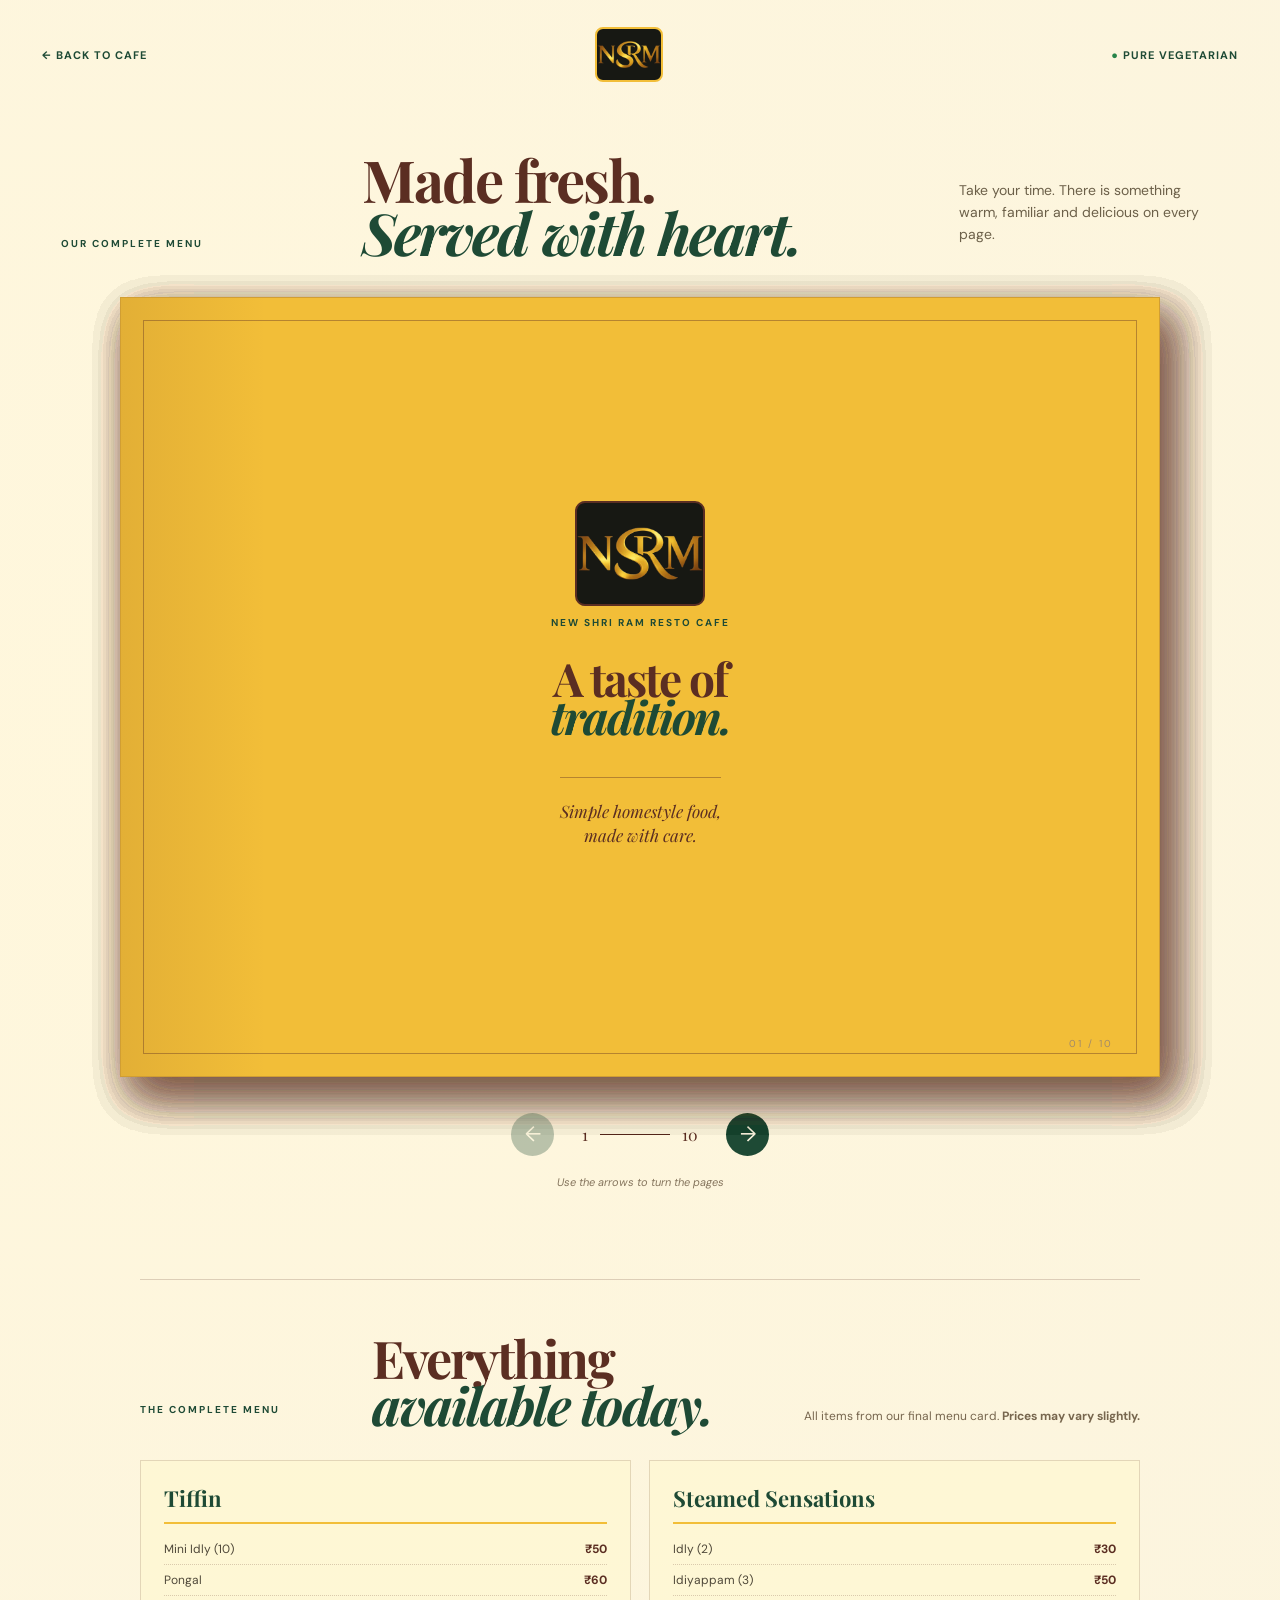
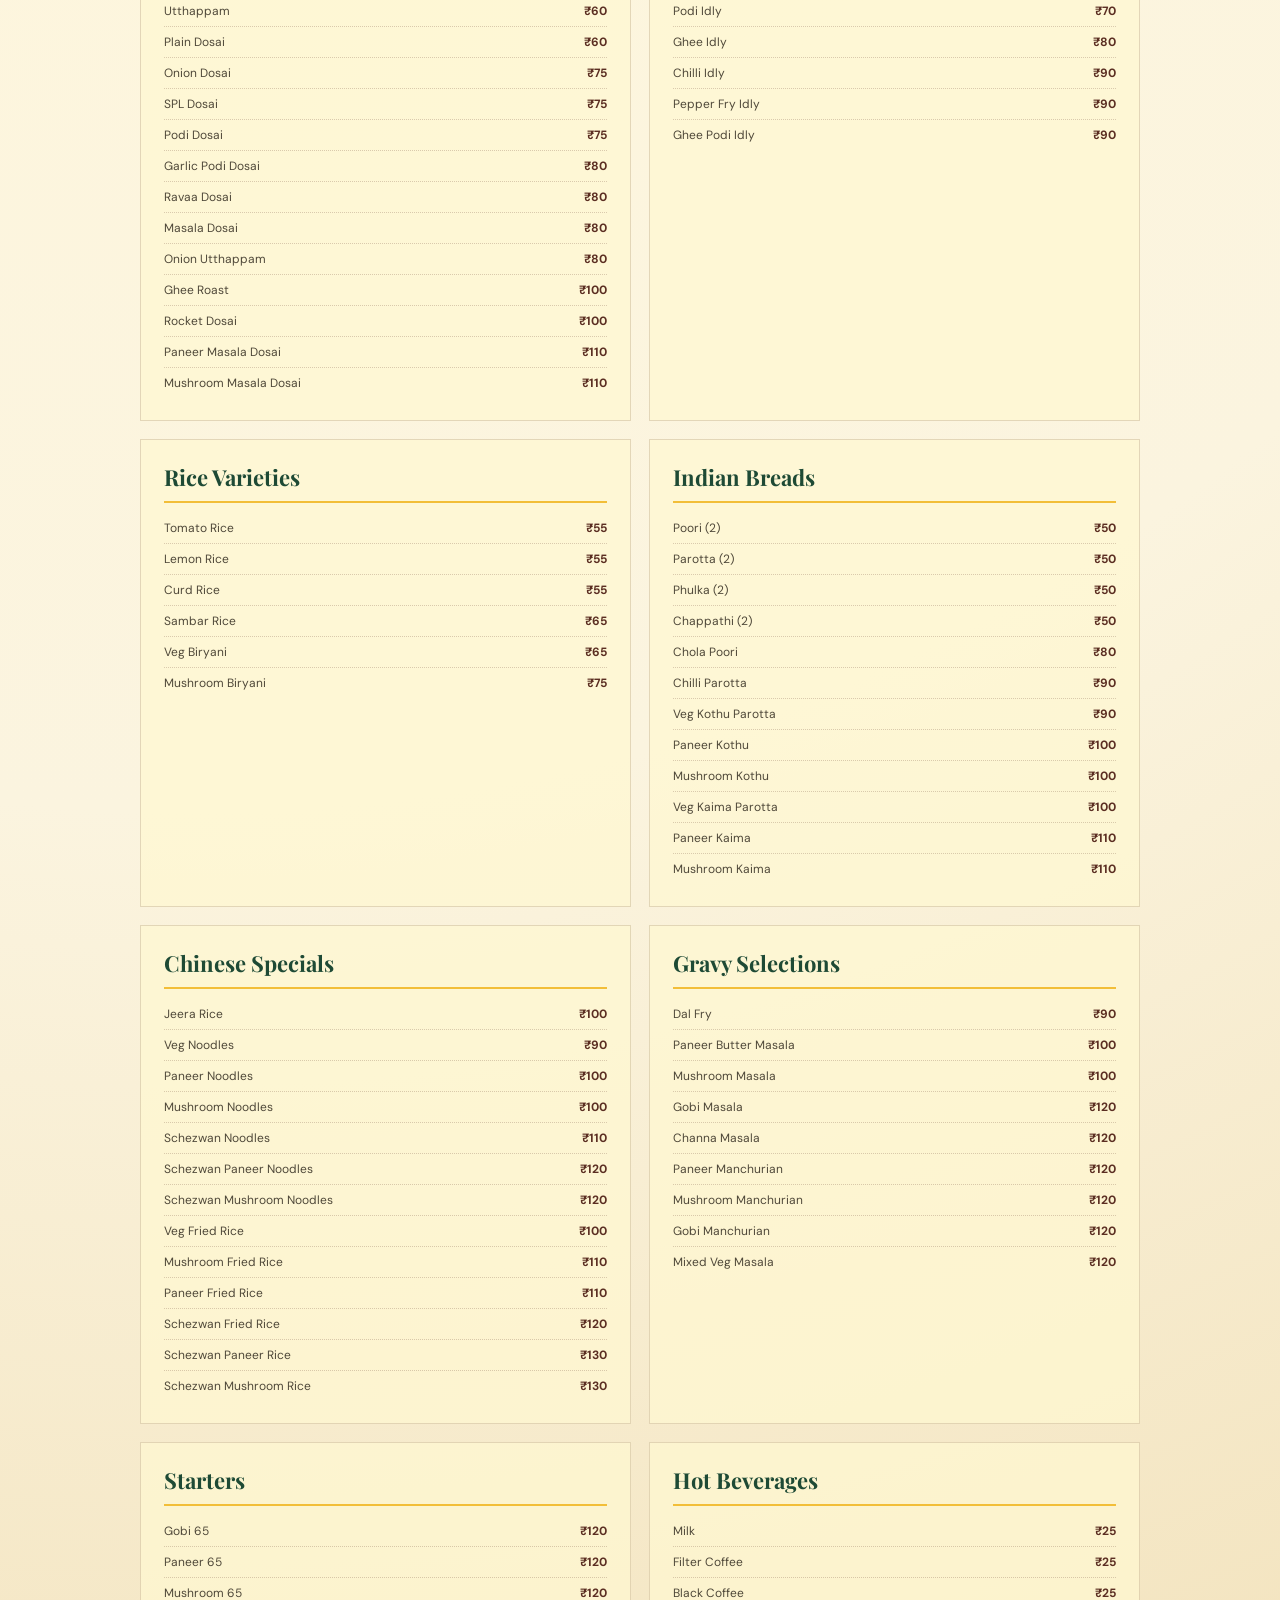
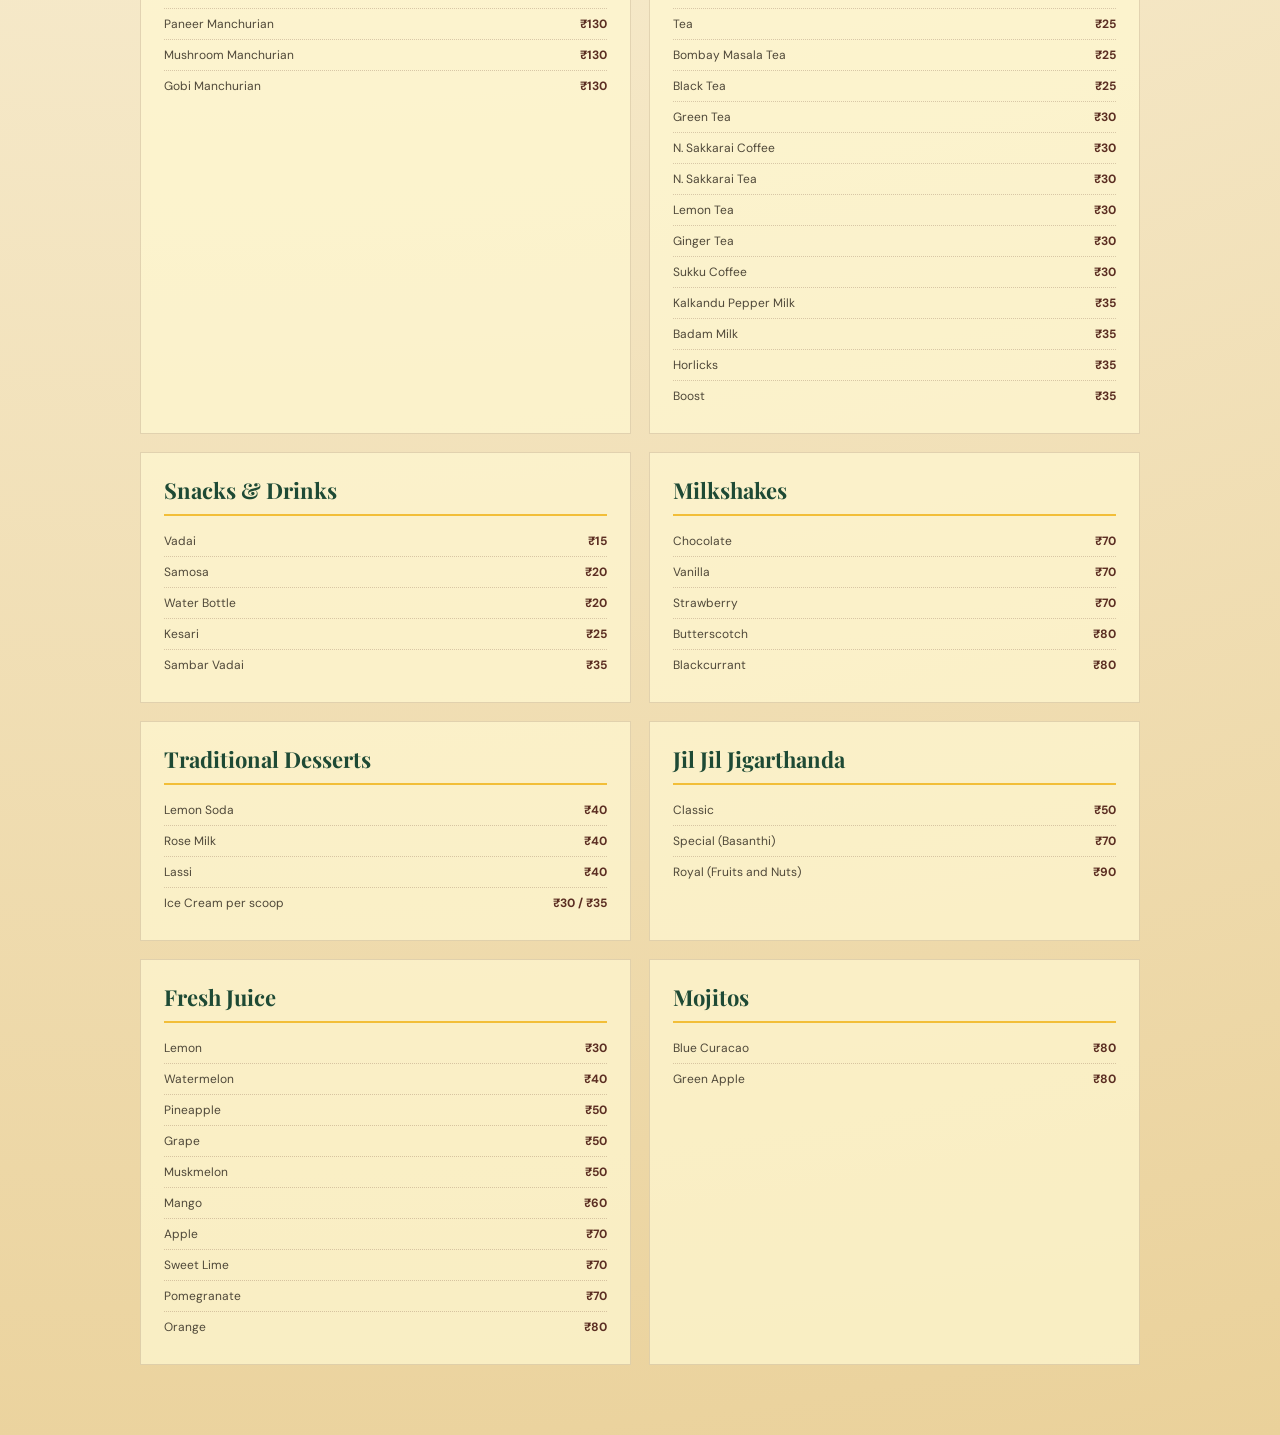
<file: menu.html>
<!doctype html>
<html lang="en">

<head>
    <meta charset="utf-8">
    <meta name="viewport" content="width=device-width, initial-scale=1">
    <meta name="description"
        content="Complete menu of New Shri Ram Resto Cafe, a pure vegetarian South Indian restaurant in Madurai. See dosa, idli, pongal, rice, biryani, Chinese specials, beverages, juices and desserts with prices.">
    <meta name="keywords"
        content="New Shri Ram menu Madurai, pure veg menu Madurai, South Indian food menu, dosa price Madurai, vegetarian restaurant menu near railway station">
    <meta name="robots" content="index, follow, max-image-preview:large">
    <meta name="theme-color" content="#1e4a35">
    <meta property="og:type" content="website">
    <meta property="og:title" content="Complete Vegetarian Menu | New Shri Ram Resto Cafe Madurai">
    <meta property="og:description"
        content="Browse the complete New Shri Ram Resto Cafe menu with South Indian tiffin, rice, breads, Chinese specials, gravies, drinks and desserts.">
    <meta property="og:image" content="assets/nsrm logo bg removed.png">
    <title>Complete Pure Vegetarian Menu in Madurai | New Shri Ram Resto Cafe</title>
    <link rel="preconnect" href="https://fonts.googleapis.com">
    <link rel="preconnect" href="https://fonts.gstatic.com" crossorigin>
    <link rel="icon" type="image/png" href="assets/nsrm logo bg removed.png">
    <link rel="shortcut icon" href="assets/nsrm logo bg removed.png">
    <link
        href="https://fonts.googleapis.com/css2?family=DM+Sans:wght@400;500;700&family=Playfair+Display:wght@600;700;800&display=swap"
        rel="stylesheet">
    <link rel="stylesheet" href="menu.css">
</head>

<body>
    <header class="menu-header">
        <a class="back-link" href="index.html">← Back to cafe</a>
        <a class="menu-brand" href="index.html"><img src="assets/nsrm logo bg removed.png"
                alt="New Shri Ram Resto Cafe logo"></a>
        <span class="pure-veg">● Pure vegetarian</span>
    </header>

    <main class="menu-book-wrap">
        <div class="menu-intro">
            <p class="eyebrow">Our complete menu</p>
            <h1>Made fresh.<br><em>Served with heart.</em></h1>
            <p>Take your time. There is something warm, familiar and delicious on every page.</p>
        </div>
        <div class="book-stage" aria-label="Interactive restaurant menu">
            <div class="book" id="menuBook">
                <article class="menu-page cover-page">
                    <img class="cover-logo" src="assets/nsrm logo bg removed.png" alt="New Shri Ram Resto Cafe logo">
                    <p class="eyebrow light">New Shri Ram Resto Cafe</p>
                    <h2>A taste of<br><em>tradition.</em></h2>
                    <p class="cover-note">Simple homestyle food,<br>made with care.</p><span class="page-number">01 /
                        10</span>
                </article>
                <article class="menu-page">
                    <div class="page-top">
                        <p class="eyebrow">01 · Morning classics &amp; steamed sensations</p><span>Fresh from the
                            kitchen</span>
                    </div>
                    <h2>Morning<br><em>classics</em> </h2>
                    <div class="item-grid">
                        <div class="menu-item">
                            <h3>Idli</h3>
                            <p>Soft, fluffy steamed idlis, light and comforting.</p><small>With sambar, coconut chutney,
                                tomato chutney &amp; pudina chutney</small>
                        </div>
                        <div class="menu-item">
                            <h3>Idiyappam</h3>
                            <p>Delicate string hoppers, freshly steamed.</p><small>With coconut milk or veg
                                kurma</small>
                        </div>
                        <div class="menu-item">
                            <h3><img src="assets/child.svg" alt="Mini Idli icon" class="menu-mini-icon"> Mini Idli</h3>
                            <p>Bite-sized idlis soaked in hot sambar.</p><small>With chutneys &amp; ghee</small>
                        </div>
                        <div class="menu-item">
                            <h3>Pongal</h3>
                            <p>Creamy, ghee-rich comfort dish with mild spices.</p><small>With sambar &amp;
                                chutneys</small>
                        </div>
                        <div class="menu-item">
                            <h3>Podi Idli</h3>
                            <p>Soft idlis tossed in flavourful podi &amp; ghee.</p><small>With sambar &amp;
                                chutneys</small>
                        </div>
                        <div class="menu-item">
                            <h3>Ghee Idly</h3>
                            <p>Classic idly finished with rich ghee.</p>
                        </div>
                        <div class="menu-item">
                            <h3>Utthappam</h3>
                            <p>Thick, soft and golden with a comforting batter finish.</p>
                        </div>
                        <div class="menu-item">
                            <h3>★ Onion Utthappam</h3>
                            <p>Perfectly cooked, soft and topped with onions.</p>
                        </div>
                        <div class="menu-item">
                            <h3>Plain Dosai</h3>
                            <p>Simple, crisp and comforting everyday favourite.</p>
                        </div>
                        <div class="menu-item">
                            <h3>Chilli Idly</h3>
                            <p>Spicy, punchy idly with a hot and vibrant finish.</p>
                        </div>
                        <div class="menu-item">
                            <h3>Pepper Fry Idly</h3>
                            <p>Fragrant pepper and spice bring an extra kick.</p>
                        </div>
                        <div class="menu-item">
                            <h3>Ghee Podi Idly</h3>
                            <p>Classic idly enhanced with podi, ghee and bold flavour.</p>
                        </div>
                    </div><span class="page-number">02 / 10</span>
                </article>
                <article class="menu-page">
                    <div class="page-top">
                        <p class="eyebrow">02 · Dosa &amp; tiffin</p><span>Authentic taste</span>
                    </div>
                    <h2>Golden, crisp<br><em>and comforting</em></h2>
                    <div class="item-grid">
                        <div class="menu-item">
                            <h3>Masala Dosa</h3>
                            <p>Golden dosa filled with flavourful potato masala.</p>
                        </div>
                        <div class="menu-item">
                            <h3>Garlic Podi Dosa</h3>
                            <p>Spicy podi with a punch of garlic, full of flavour.</p>
                        </div>
                        <div class="menu-item">
                            <h3>★ Ghee Dosa</h3>
                            <p>Cripy dosa roasted with rich aromatic ghee.</p>
                        </div>
                        <div class="menu-item">
                            <h3>Onion Dosai</h3>
                            <p>Flavourful onion-studded dosa, crisp and aromatic.</p>
                        </div>
                        <div class="menu-item">
                            <h3>Spl Dosai</h3>
                            <p>Chef’s special dosa with a richer, homestyle finish.</p>
                        </div>
                        <div class="menu-item">
                            <h3>Podi Dosai</h3>
                            <p>Crackling dosa tossed with roasted podi spice.</p>
                        </div>
                        <div class="menu-item">
                            <h3>Garlic Podi Dosai</h3>
                            <p>Bold garlic and podi flavour layered into a crisp dosa.</p>
                        </div>
                        <div class="menu-item">
                            <h3>★ Ravaa Dosai</h3>
                            <p>Signature dosa with a rich, savoury texture and classic taste.</p>
                        </div>
                        <div class="menu-item">
                            <h3>★ Ghee Roast</h3>
                            <p>Signature favourite with a lush, buttery crisp finish.</p>
                        </div>
                        <div class="menu-item">
                            <h3>★ Rocket Dosai</h3>
                            <p>One of our house specials, bold and irresistible.</p>
                        </div>
                        <div class="menu-item">
                            <h3>★ Paneer Masala Dosai</h3>
                            <p>Rich paneer filling with a signature masala touch.</p>
                        </div>
                        <div class="menu-item">
                            <h3>Mushroom Masala Dosai</h3>
                            <p>Comforting mushroom masala folded into a crisp dosa.</p>
                        </div><span class="page-number">03 / 10</span>
                </article>
                <article class="menu-page">
                    <div class="page-top">
                        <p class="eyebrow">03 · Indian breads</p><span>Fresh and golden</span>
                    </div>
                    <h2>Warm, soft<br><em>and flaky</em></h2>
                    <div class="item-grid">
                        <div class="menu-item">
                            <h3>Parotta</h3>
                            <p>Layered, flaky and rich in flavour.</p>
                        </div>
                        <div class="menu-item">
                            <h3>Chapathi</h3>
                            <p>Soft, light and comforting wheat bread.</p>
                        </div>
                        <div class="menu-item">
                            <h3>Poori</h3>
                            <p>Fluffy, golden and perfect with kurma.</p>
                        </div>
                        <div class="menu-item">
                            <h3>Phulka</h3>
                            <p>Soft, wholesome classic Indian bread.</p>
                        </div>
                        <div class="menu-item">
                            <h3>★ Chola Poori</h3>
                            <p>Classic poori paired with chola masala.</p>
                        </div>
                        <div class="menu-item">
                            <h3>★ Chilli Parotta</h3>
                            <p>Spicy, flavourful parotta with a punch of heat.</p>
                        </div>
                        <div class="menu-item">
                            <h3>★ Veg Kothu Parotta</h3>
                            <p>Shredded parotta tossed with veg and spices.</p>
                        </div>
                        <div class="menu-item">
                            <h3>Paneer Kothu Parotta</h3>
                            <p>Rich and savoury with paneer and masala.</p>
                        </div>
                        <div class="menu-item">
                            <h3>Mushroom Kothu Parotta</h3>
                            <p>Earthy mushroom filling and flavourful parotta.</p>
                        </div>
                        <div class="menu-item">
                            <h3>Veg Kaima Parotta</h3>
                            <p>Parotta loaded with aromatic kaima masala and vegetables.</p>
                        </div>
                        <div class="menu-item">
                            <h3>★ Paneer Kaima Parotta</h3>
                            <p>Paneer and masala layered into a rich kaima parotta.</p>
                        </div>
                        <div class="menu-item">
                            <h3>Mushroom Kaima Parotta</h3>
                            <p>Comforting mushroom flavour in every bite.</p>
                        </div>
                    </div><span class="page-number">04 / 10</span>
                </article>
                <article class="menu-page">
                    <div class="page-top">
                        <p class="eyebrow">04 · Rice &amp; biryani</p><span>Hearty favourites</span>
                    </div>
                    <h2>Comfort in<br><em>every bowl</em></h2>
                    <div class="item-grid">
                        <div class="menu-item">
                            <h3>Lemon Rice</h3>
                            <p>Tangy, refreshing rice tempered with spices.</p><small>With sambar &amp; coconut
                                chutney</small>
                        </div>
                        <div class="menu-item">
                            <h3>Tomato Rice</h3>
                            <p>Spicy, flavourful rice cooked with fresh tomatoes.</p><small>With veg kurma &amp;
                                raita</small>
                        </div>
                        <div class="menu-item">
                            <h3>★ Curd Rice</h3>
                            <p>Cool, creamy and comforting.</p><small>With vegetable &amp; pickle</small>
                        </div>
                        <div class="menu-item">
                            <h3>★ Sambar Rice</h3>
                            <p>Warm, satisfying rice with bold sambar flavour.</p>
                        </div>
                        <div class="menu-item">
                            <h3>Veg Biryani</h3>
                            <p>Aromatic seeraga samba rice with fresh vegetables and spices.</p>
                        </div>
                        <div class="menu-item">
                            <h3>★ Mushroom Biryani</h3>
                            <p>Rich, flavourful rice with perfectly cooked mushrooms.</p>
                        </div>
                    </div><span class="page-number">05 / 10</span>
                </article>
                <article class="menu-page">
                    <div class="page-top">
                        <p class="eyebrow">05 · Indo-Chinese</p><span>Bold flavours</span>
                    </div>
                    <h2>Wok-fired<br><em>specials</em></h2>
                    <div class="item-grid compact">
                        <div class="menu-item">
                            <h3>JEERA RICE</h3>
                            <p>Light, fragrant rice with roasted cumin.</p>
                        </div>
                        <div class="menu-item">
                            <h3><img src="assets/child.svg" class="menu-mini-icon"> VEG NOODLES</h3>
                            <p>Perfectly cooked noodles with crisp vegetables.</p>
                        </div>
                        <div class="menu-item">
                            <h3>PANEER NOODLES </h3>
                            <p>Soft paneer and noodles in a savoury wok sauce.</p>
                        </div>
                        <div class="menu-item">
                            <h3>MUSHROOM NOODLES </h3>
                            <p>Earthy mushroom noodles with warm wok flavour.</p>
                        </div>
                        <div class="menu-item">
                            <h3>SCHEZWAN NOODLES </h3>
                            <p>Fiery noodles with bold Indo-Chinese heat.</p>
                        </div>
                        <div class="menu-item">
                            <h3>SCHEZWAN PANEER NOODLES </h3>
                            <p>Bold paneer noodles with a rich chilli finish.</p>
                        </div>
                        <div class="menu-item">
                            <h3>SCHEZWAN MUSHROOM NOODLES </h3>
                            <p>Spicy mushroom noodles with a smoky, vibrant bite.</p>
                        </div>
                        <div class="menu-item">
                            <h3><img src="assets/child.svg" class="menu-mini-icon">VEG FRIED RICE</h3>

                            <p>Fragrant rice stir-fried with fresh vegetables.</p>
                        </div>
                        <div class="menu-item">
                            <h3>★ MUSHROOM FRIED RICE </h3>
                            <p>Rice tossed with mushrooms and savoury spices.</p>
                        </div>
                        <div class="menu-item">
                            <h3>★ PANEER FRIED RICE </h3>
                            <p>Golden rice with paneer and mixed vegetables.</p>
                        </div>
                        <div class="menu-item">
                            <h3>SCHEZWAN FRIED RICE </h3>
                            <p>Hot, spicy fried rice with bold wok seasoning.</p>
                        </div>
                        <div class="menu-item">
                            <h3>★ SCHEZWAN PANEER RICE </h3>
                            <p>Paneer rice with a rich schezwan kick.</p>
                        </div>
                        <div class="menu-item">
                            <h3>SCHEZWAN MUSHROOM RICE </h3>
                            <p>Mushroom rice finished with fiery schezwan spice.</p>
                        </div>
                    </div><span class="page-number">06 / 10</span>
                </article>
                <article class="menu-page">
                    <div class="page-top">
                        <p class="eyebrow">06 · Gravies &amp; starters</p><span>Rich and comforting</span>
                    </div>
                    <h2>Slow-simmered<br><em>favourites - Starters</em></h2>
                    <div class="item-grid compact">
                        <div class="menu-item">
                            <h3>Gobi 65</h3>
                            <p>Spicy fried cauliflower bites.</p>
                        </div>
                        <div class="menu-item">
                            <h3>Paneer 65</h3>
                            <p>Crunchy paneer bites packed with spice.</p>
                        </div>
                        <div class="menu-item">
                            <h3>★ Mushroom 65</h3>
                            <p>Golden-brown mushroom starter with punchy masala.</p>
                        </div>
                        <div class="menu-item">
                            <h3>★ PANEER MANCHURIAN</h3>
                            <p>Soft paneer in a glossy spicy sauce.</p>
                        </div>
                        <div class="menu-item">
                            <h3>MUSHROOM MANCHURIAN</h3>
                            <p>Rich mushroom bites in a vibrant sauce.</p>
                        </div>
                        <div class="menu-item">
                            <h3>★ GOBI MANCHURIAN</h3>
                            <p>Crisp cauliflower tossed in spicy manchurian sauce.</p>
                        </div>
                    </div><span class="page-number">07 / 10</span>
                </article>
                <article class="menu-page">
                    <div class="page-top">
                        <p class="eyebrow">07 · Gravy selections</p><span>Rich and comforting</span>
                    </div>
                    <h2>GRAVY<br><em>SELECTIONS</em></h2>
                    <div class="item-grid compact">
                        <div class="menu-item">
                            <h3>★ DAL FRY </h3>
                            <p>Classic lentils finished with tempering and ghee.</p>
                        </div>
                        <div class="menu-item">
                            <h3>★ PANEER BUTTER MASALA </h3>
                            <p>Paneer in a velvety butter masala gravy.</p>
                        </div>
                        <div class="menu-item">
                            <h3>MUSHROOM MASALA</h3>
                            <p>Earthy mushrooms in a rich masala sauce.</p>
                        </div>
                        <div class="menu-item">
                            <h3>GOBI MASALA</h3>
                            <p>Cauliflower cooked in spiced masala gravy.</p>
                        </div>
                        <div class="menu-item">
                            <h3>CHANNA MASALA </h3>
                            <p>Classic chickpea curry with bold masala flavour.</p>
                        </div>
                        <div class="menu-item">
                            <h3>PANEER MANCHURIAN </h3>
                            <p>Savoury paneer in a glossy Indo-Chinese sauce.</p>
                        </div>
                        <div class="menu-item">
                            <h3>MUSHROOM MANCHURIAN </h3>
                            <p>Mushrooms tossed in a rich spicy sauce.</p>
                        </div>
                        <div class="menu-item">
                            <h3>★ GOBI MANCHURIAN </h3>
                            <p>Crisp cauliflower in a bold manchurian glaze.</p>
                        </div>
                        <div class="menu-item">
                            <h3>MIXED VEG MASALA </h3>
                            <p>Vegetables simmered in a wholesome masala gravy.</p>
                        </div>
                    </div><span class="page-number">08 / 10</span>
                </article>
                <article class="menu-page">
                    <div class="page-top">
                        <p class="eyebrow">08 · Fresh fruit juices</p><span>Based on daily fruit availability</span>
                    </div>
                    <h2>Fresh fruit<br><em>today's selection</em></h2>
                    <div class="item-grid compact">
                        <div class="menu-item">
                            <h3>Fresh Lime</h3>
                            <p>Prepared fresh based on the day’s best available fruit stock.</p>
                        </div>
                        <div class="menu-item">
                            <h3>Watermelon</h3>
                            <p>Sweet, hydrating and light; served when fruit is in season.</p>
                        </div>
                        <div class="menu-item">
                            <h3>Pineapple</h3>
                            <p>Bright tropical flavour and naturally refreshing.</p>
                        </div>
                        <div class="menu-item">
                            <h3>Grape</h3>
                            <p>Fresh and juicy, depending on daily availability.</p>
                        </div>
                        <div class="menu-item">
                            <h3>Muskmelon</h3>
                            <p>Soft, mellow and refreshing with a smooth finish.</p>
                        </div>
                        <div class="menu-item">
                            <h3>Apple</h3>
                            <p>Cool, crisp and freshly pressed when available.</p>
                        </div>
                        <div class="menu-item">
                            <h3>Pomegranate</h3>
                            <p>Rich, vibrant and freshly prepared as stock allows.</p>
                        </div>
                        <div class="menu-item">
                            <h3>Orange</h3>
                            <p>Fresh citrus juice with a bright, zesty taste.</p>
                        </div>
                        <div class="menu-item">
                            <h3>Chocolate Milkshake</h3>
                            <p>Creamy and indulgent.</p>
                        </div>
                        <div class="menu-item">
                            <h3>Vanilla Milkshake</h3>
                            <p>Classic, smooth and sweet.</p>
                        </div>
                    </div><span class="page-number">09 / 10</span>
                </article>
                <article class="menu-page">
                    <div class="page-top">
                        <p class="eyebrow">09 · Beverages &amp; desserts</p><span>Sweet finish</span>
                    </div>
                    <h2>Warm pours,<br><em>sweet endings</em></h2>
                    <div class="item-grid compact">
                        <div class="menu-item">
                            <h3>★ Jigar Thanda</h3>
                            <p>Madurai’s beloved cool drink with creamy notes.</p>
                        </div>
                        <div class="menu-item">
                            <h3>Classic Tea</h3>
                            <p>Perfectly brewed and comforting.</p>
                        </div>
                        <div class="menu-item">
                            <h3>★ Bombay Masala Tea</h3>
                            <p>Warm, spiced and energising.</p>
                        </div>
                        <div class="menu-item">
                            <h3>★ Filter Coffee</h3>
                            <p>Rich and aromatic South Indian coffee.</p>
                        </div>
                        <div class="menu-item">
                            <h3>Kesari</h3>
                            <p>Soft, rich sweet with ghee and nuts.</p>
                        </div>
                        <div class="menu-item">
                            <h3><img src="assets/child.svg" class="menu-mini-icon"> Bun Halwa</h3>
                            <p>Traditional sweet, rich and melt-in-mouth.</p>
                        </div>
                        <div class="menu-item">
                            <h3>Rose Milk</h3>
                            <p>Cooling, floral and creamy.</p>
                        </div>
                        <div class="menu-item">
                            <h3>Lassi</h3>
                            <p>Refreshing and soothing.</p>
                        </div>
                        <div class="menu-item">
                            <h3><img src="assets/child.svg" class="menu-mini-icon"> Milk Kova Ice Cream</h3>
                            <p>Rich, creamy milk-based dessert with a traditional finish.</p>
                        </div>
                        <div class="menu-item">
                            <h3>Ice Cream Scoop</h3>
                            <p>Available in classic flavours.</p>
                        </div>
                    </div><span class="page-number">10 / 10</span>
                </article>

            </div>
        </div>
        <div class="book-controls"><button class="book-button" id="prevPage" aria-label="Previous menu page">←</button>
            <div class="progress"><span id="pageCounter">1</span><i></i><span id="pageTotal">10</span></div><button
                class="book-button" id="nextPage" aria-label="Next menu page">→</button>
        </div>
        <p class="flip-hint">Use the arrows to turn the pages</p>
        <section class="full-catalogue" aria-labelledby="full-menu-title">
            <div class="catalogue-heading">
                <p class="eyebrow">The complete menu</p>
                <h2 id="full-menu-title">Everything<br><em>available today.</em></h2>
                <p>All items from our final menu card. <strong>Prices may vary slightly.</strong></p>
            </div>
            <div class="catalogue-grid">
                <section class="catalogue-section">
                    <h3>Tiffin</h3>
                    <div class="catalogue-items"><span>Mini Idly
                            (10)<b>₹50</b></span><span>Pongal<b>₹60</b></span><span>Utthappam<b>₹60</b></span><span>Plain
                            Dosai<b>₹60</b></span><span>Onion Dosai<b>₹75</b></span><span>SPL
                            Dosai<b>₹75</b></span><span>Podi Dosai<b>₹75</b></span><span>Garlic Podi
                            Dosai<b>₹80</b></span><span>Ravaa Dosai<b>₹80</b></span><span>Masala
                            Dosai<b>₹80</b></span><span>Onion Utthappam<b>₹80</b></span><span>Ghee
                            Roast<b>₹100</b></span><span>Rocket Dosai<b>₹100</b></span><span>Paneer Masala
                            Dosai<b>₹110</b></span><span>Mushroom Masala Dosai<b>₹110</b></span></div>
                </section>
                <section class="catalogue-section">
                    <h3>Steamed Sensations</h3>
                    <div class="catalogue-items"><span>Idly (2)<b>₹30</b></span><span>Idiyappam
                            (3)<b>₹50</b></span><span>Podi Idly<b>₹70</b></span><span>Ghee
                            Idly<b>₹80</b></span><span>Chilli Idly<b>₹90</b></span><span>Pepper Fry
                            Idly<b>₹90</b></span><span>Ghee Podi Idly<b>₹90</b></span></div>
                </section>
                <section class="catalogue-section">
                    <h3>Rice Varieties</h3>
                    <div class="catalogue-items"><span>Tomato Rice<b>₹55</b></span><span>Lemon
                            Rice<b>₹55</b></span><span>Curd Rice<b>₹55</b></span><span>Sambar
                            Rice<b>₹65</b></span><span>Veg Biryani<b>₹65</b></span><span>Mushroom
                            Biryani<b>₹75</b></span></div>
                </section>
                <section class="catalogue-section">
                    <h3>Indian Breads</h3>
                    <div class="catalogue-items"><span>Poori (2)<b>₹50</b></span><span>Parotta
                            (2)<b>₹50</b></span><span>Phulka (2)<b>₹50</b></span><span>Chappathi
                            (2)<b>₹50</b></span><span>Chola Poori<b>₹80</b></span><span>Chilli
                            Parotta<b>₹90</b></span><span>Veg Kothu Parotta<b>₹90</b></span><span>Paneer
                            Kothu<b>₹100</b></span><span>Mushroom Kothu<b>₹100</b></span><span>Veg Kaima
                            Parotta<b>₹100</b></span><span>Paneer Kaima<b>₹110</b></span><span>Mushroom
                            Kaima<b>₹110</b></span></div>
                </section>
                <section class="catalogue-section">
                    <h3>Chinese Specials</h3>
                    <div class="catalogue-items"><span>Jeera Rice<b>₹100</b></span><span>Veg
                            Noodles<b>₹90</b></span><span>Paneer Noodles<b>₹100</b></span><span>Mushroom
                            Noodles<b>₹100</b></span><span>Schezwan Noodles<b>₹110</b></span><span>Schezwan Paneer
                            Noodles<b>₹120</b></span><span>Schezwan Mushroom Noodles<b>₹120</b></span><span>Veg Fried
                            Rice<b>₹100</b></span><span>Mushroom Fried Rice<b>₹110</b></span><span>Paneer Fried
                            Rice<b>₹110</b></span><span>Schezwan Fried Rice<b>₹120</b></span><span>Schezwan Paneer
                            Rice<b>₹130</b></span><span>Schezwan Mushroom Rice<b>₹130</b></span></div>
                </section>
                <section class="catalogue-section">
                    <h3>Gravy Selections</h3>
                    <div class="catalogue-items"><span>Dal Fry<b>₹90</b></span><span>Paneer Butter
                            Masala<b>₹100</b></span><span>Mushroom Masala<b>₹100</b></span><span>Gobi
                            Masala<b>₹120</b></span><span>Channa Masala<b>₹120</b></span><span>Paneer
                            Manchurian<b>₹120</b></span><span>Mushroom Manchurian<b>₹120</b></span><span>Gobi
                            Manchurian<b>₹120</b></span><span>Mixed Veg Masala<b>₹120</b></span></div>
                </section>
                <section class="catalogue-section">
                    <h3>Starters</h3>
                    <div class="catalogue-items"><span>Gobi 65<b>₹120</b></span><span>Paneer
                            65<b>₹120</b></span><span>Mushroom 65<b>₹120</b></span><span>Paneer
                            Manchurian<b>₹130</b></span><span>Mushroom Manchurian<b>₹130</b></span><span>Gobi
                            Manchurian<b>₹130</b></span></div>
                </section>
                <section class="catalogue-section">
                    <h3>Hot Beverages</h3>
                    <div class="catalogue-items"><span>Milk<b>₹25</b></span><span>Filter
                            Coffee<b>₹25</b></span><span>Black
                            Coffee<b>₹25</b></span><span>Tea<b>₹25</b></span><span>Bombay Masala
                            Tea<b>₹25</b></span><span>Black Tea<b>₹25</b></span><span>Green Tea<b>₹30</b></span><span>N.
                            Sakkarai Coffee<b>₹30</b></span><span>N. Sakkarai Tea<b>₹30</b></span><span>Lemon
                            Tea<b>₹30</b></span><span>Ginger Tea<b>₹30</b></span><span>Sukku
                            Coffee<b>₹30</b></span><span>Kalkandu Pepper Milk<b>₹35</b></span><span>Badam
                            Milk<b>₹35</b></span><span>Horlicks<b>₹35</b></span><span>Boost<b>₹35</b></span></div>
                </section>
                <section class="catalogue-section">
                    <h3>Snacks &amp; Drinks</h3>
                    <div class="catalogue-items"><span>Vadai<b>₹15</b></span><span>Samosa<b>₹20</b></span><span>Water
                            Bottle<b>₹20</b></span><span>Kesari<b>₹25</b></span><span>Sambar Vadai<b>₹35</b></span>
                    </div>
                </section>
                <section class="catalogue-section">
                    <h3>Milkshakes</h3>
                    <div class="catalogue-items">
                        <span>Chocolate<b>₹70</b></span><span>Vanilla<b>₹70</b></span><span>Strawberry<b>₹70</b></span><span>Butterscotch<b>₹80</b></span><span>Blackcurrant<b>₹80</b></span>
                    </div>
                </section>
                <section class="catalogue-section">
                    <h3>Traditional Desserts</h3>
                    <div class="catalogue-items">
                        <span>Lemon Soda<b>₹40</b></span><span>Rose
                            Milk<b>₹40</b></span><span>Lassi<b>₹40</b></span><span>Ice Cream per scoop<b>₹30 /
                                ₹35</b></span>
                    </div>
                </section>
                <section class="catalogue-section">
                    <h3>Jil Jil Jigarthanda</h3>
                    <div class="catalogue-items"><span>Classic<b>₹50</b></span><span>Special
                            (Basanthi)<b>₹70</b></span><span>Royal (Fruits and Nuts)<b>₹90</b></span></div>
                </section>
                <section class="catalogue-section">
                    <h3>Fresh Juice</h3>
                    <div class="catalogue-items">
                        <span>Lemon<b>₹30</b></span><span>Watermelon<b>₹40</b></span><span>Pineapple<b>₹50</b></span><span>Grape<b>₹50</b></span><span>Muskmelon<b>₹50</b></span><span>Mango<b>₹60</b></span><span>Apple<b>₹70</b></span><span>Sweet
                            Lime<b>₹70</b></span><span>Pomegranate<b>₹70</b></span><span>Orange<b>₹80</b></span>
                    </div>
                </section>
                <section class="catalogue-section">
                    <h3>Mojitos</h3>
                    <div class="catalogue-items"><span>Blue Curacao<b>₹80</b></span><span>Green Apple<b>₹80</b></span>
                    </div>
                </section>
            </div>
        </section>
    </main>
    <script src="menu.js"></script>
</body>

</html>
</file>
<file: menu.css>
.cover-logo { background:var(--dark); border:2px solid var(--brown); border-radius:10px; display:block; height:105px; object-fit:contain; width:130px; }
@media (max-width:700px) {
	.menu-header-actions { align-items:flex-end; }
	.pdf-link { font-size:9px; }
	.final-menu-note { align-items:flex-start; flex-direction:column; gap:8px; }
	.final-menu-note a { margin-left:0; }
	.final-menu-note strong { font-size:15px; }
}
:root { --cream:#fbf4df; --paper:#fffaf0; --yellow:#f2be38; --green:#1e4a35; --dark:#171813; --brown:#5b2e22; --line:rgba(91,46,34,.2); }
* { box-sizing:border-box; } body { background:radial-gradient(circle at 15% 15%,#fff7dc 0,#fbf4df 42%,#ead19a 100%); color:var(--dark); font-family:'DM Sans',sans-serif; margin:0; min-height:100vh; } a { color:inherit; text-decoration:none; } button { font:inherit; }
.menu-header { align-items:center; display:flex; justify-content:space-between; margin:auto; max-width:1260px; padding:27px 32px; }.back-link { color:var(--green); font-size:11px; font-weight:bold; letter-spacing:1px; text-transform:uppercase; }.menu-brand { align-items:center; display:flex; }.menu-brand img { background:var(--dark); border:2px solid var(--yellow); border-radius:8px; display:block; height:55px; object-fit:contain; width:68px; }.menu-header-actions { align-items:flex-end; display:flex; flex-direction:column; gap:8px; }.pdf-link { border-bottom:1px solid var(--brown); color:var(--brown); font-size:10px; font-weight:bold; letter-spacing:1px; padding-bottom:3px; text-transform:uppercase; }.pure-veg { color:var(--green); font-size:11px; font-weight:bold; letter-spacing:1px; text-transform:uppercase; }.pure-veg:first-letter { color:#278449; }
.menu-book-wrap { margin:auto; max-width:1150px; padding:30px 32px 70px; }.menu-intro { align-items:end; display:flex; justify-content:space-between; margin-bottom:37px; }.eyebrow { color:var(--green); font-size:10px; font-weight:bold; letter-spacing:2px; text-transform:uppercase; }.menu-intro h1 { color:var(--brown); font-family:'Playfair Display',serif; font-size:clamp(42px,6vw,74px); letter-spacing:-2px; line-height:.92; margin:14px 0 0; }.menu-intro h1 em { color:var(--green); }.menu-intro>p:last-child { color:#6c6049; font-size:14px; line-height:1.6; max-width:260px; }
.final-menu-note { align-items:center; background:rgba(242,190,56,.3); border-left:4px solid var(--green); display:flex; gap:18px; margin:-8px 0 28px; padding:14px 18px; }.final-menu-note span { color:var(--green); font-size:9px; font-weight:bold; letter-spacing:1.5px; text-transform:uppercase; }.final-menu-note strong { color:var(--brown); font-family:'Playfair Display',serif; font-size:16px; }.final-menu-note a { border-bottom:1px solid var(--green); color:var(--green); font-size:11px; font-weight:bold; margin-left:auto; padding-bottom:3px; }
.book-stage { perspective:2200px; }.book { height:650px; margin:auto; max-width:830px; position:relative; transform-style:preserve-3d; width:100%; }.menu-page { background:#fff8d2; border:1px solid rgba(91,46,34,.22); box-shadow:12px 18px 40px rgba(91,46,34,.15); height:100%; left:0; overflow:hidden; padding:47px 64px; position:absolute; top:0; transform-origin:left center; transition:transform .85s cubic-bezier(.65,.05,.36,1), box-shadow .85s ease; width:100%; }.menu-page:before { border:1px solid rgba(30,74,53,.22); content:''; inset:15px; pointer-events:none; position:absolute; }.menu-page:after { background:linear-gradient(90deg,rgba(91,46,34,.1),transparent 14%); content:''; inset:0; pointer-events:none; position:absolute; }.menu-page:nth-child(2) { z-index:5; }.menu-page:nth-child(3) { z-index:4; }.menu-page:nth-child(4) { z-index:3; }.menu-page:nth-child(5) { z-index:2; }.menu-page.flipped { box-shadow:-8px 12px 28px rgba(91,46,34,.1); transform:rotateY(-180deg); }.cover-page { align-items:center; background:var(--yellow); color:var(--green); display:flex; flex-direction:column; justify-content:center; text-align:center; }.cover-page:before { border:1px solid rgba(91,46,34,.4); content:''; inset:22px; position:absolute; }.cover-page h2 { color:var(--brown); font-family:'Playfair Display',serif; font-size:clamp(63px,8vw,100px); letter-spacing:-4px; line-height:.82; margin:22px 0; position:relative; }.cover-page h2 em { color:var(--green); }.cover-mark { color:var(--brown); font-family:Georgia,serif; font-size:20px; letter-spacing:4px; margin:0; }.cover-page .light { color:var(--green); }.cover-note { border-top:1px solid rgba(91,46,34,.4); color:var(--brown); font-family:'Playfair Display',serif; font-size:17px; font-style:italic; line-height:1.4; padding-top:22px; }.page-top { align-items:center; border-bottom:1px solid var(--line); display:flex; justify-content:space-between; padding-bottom:13px; }.page-top .eyebrow { margin:0; }.page-top .eyebrow:before { color:var(--green); content:'❧'; font-size:16px; margin-right:7px; }.page-top>span { color:#93795a; font-size:10px; font-style:italic; }.menu-page h2 { color:var(--brown); font-family:'Playfair Display',serif; font-size:51px; letter-spacing:-2px; line-height:.86; margin:27px 0 30px; }.menu-page h2 em { color:var(--green); }.item-grid { display:grid; gap:22px 30px; grid-template-columns:1fr 1fr; }.menu-item { border-bottom:1px solid rgba(91,46,34,.18); padding-bottom:12px; }.menu-item h3 { align-items:center; color:var(--brown); display:flex; font-family:'Playfair Display',serif; font-size:20px; gap:8px; margin:0 0 5px; }
.menu-mini-icon { display:block; height:18px; width:18px; object-fit:contain; }.menu-item p { color:#544d3d; font-size:12px; line-height:1.4; margin:0; }.menu-item small { color:var(--green); display:block; font-size:10px; line-height:1.35; margin-top:5px; }.compact { gap:13px 25px; }.compact .menu-item { padding-bottom:8px; }.compact .menu-item h3 { font-size:17px; }.compact .menu-item p { font-size:10px; }.compact .menu-item small { font-size:9px; }.page-number { bottom:26px; color:#a18a6a; font-size:10px; letter-spacing:2px; position:absolute; right:62px; }
.book-controls { align-items:center; display:flex; gap:28px; justify-content:center; margin-top:36px; }.book-button { background:var(--green); border:0; border-radius:50%; color:var(--cream); cursor:pointer; font-size:21px; height:43px; transition:background .2s,transform .2s; width:43px; }.book-button:hover:not(:disabled) { background:var(--brown); transform:scale(1.08); }.book-button:disabled { cursor:not-allowed; opacity:.3; }.progress { align-items:center; color:var(--brown); display:flex; font-family:'Playfair Display',serif; font-size:16px; gap:12px; }.progress i { background:var(--brown); display:block; height:1px; width:70px; }.flip-hint { color:#85755d; font-size:11px; font-style:italic; margin-top:19px; text-align:center; }
@media (min-width:901px) { .menu-book-wrap { max-width:1230px; padding-left:36px; padding-right:36px; }.menu-intro h1 { font-size:clamp(58px,4.4vw,88px); }.book { height:780px; max-width:1040px; }.menu-page { padding:34px 48px 42px; }.menu-page h2 { font-size:46px; line-height:.84; margin:20px 0 24px; }.item-grid { gap:12px 24px; }.menu-item { padding-bottom:10px; }.menu-item h3 { font-size:18px; }.menu-item p { font-size:11px; }.menu-item small { font-size:9px; }.compact { gap:10px 18px; }.compact .menu-item { padding-bottom:8px; }.compact .menu-item h3 { font-size:15px; line-height:1.15; letter-spacing:-.02em; overflow-wrap:anywhere; word-break:break-word; }.compact .menu-item p { font-size:9.3px; line-height:1.35; }.page-number { right:46px; } }
@media (max-width:700px) { .menu-header { padding:19px 20px; }.pure-veg { display:none; }.menu-book-wrap { padding:38px 16px 55px; }.menu-intro { align-items:start; display:block; }.menu-intro>p:last-child { margin-top:24px; }.book { height:620px; }.menu-page { padding:22px 18px 26px; }.menu-page h2 { font-size:30px; line-height:.9; margin:14px 0 18px; }.page-top { align-items:flex-start; flex-wrap:wrap; gap:6px; padding-bottom:10px; }.page-top .eyebrow { font-size:8px; letter-spacing:1px; line-height:1.4; }.page-top .eyebrow:before { font-size:10px; margin-right:5px; }.page-top>span { font-size:8px; }.item-grid { gap:8px 12px; }.menu-item { padding-bottom:8px; }.menu-item h3 { font-size:15px; gap:4px; line-height:1.15; }.menu-item p { font-size:9.5px; line-height:1.35; }.menu-item small { font-size:8.4px; line-height:1.35; }.compact { gap:8px 12px; }.compact .menu-item { padding-bottom:7px; }.compact .menu-item h3 { font-size:12.5px; line-height:1.18; letter-spacing:-.02em; overflow-wrap:anywhere; word-break:break-word; }.compact .menu-item p { font-size:8.7px; line-height:1.3; }.menu-mini-icon { height:14px; width:14px; }.page-number { bottom:16px; right:18px; }.cover-page h2 { font-size:52px; } }
.full-catalogue { border-top:1px solid var(--line); margin:90px auto 0; max-width:1000px; padding-top:55px; }.catalogue-heading { align-items:end; display:flex; justify-content:space-between; margin-bottom:32px; }.catalogue-heading .eyebrow { margin:0 0 12px; }.catalogue-heading h2 { color:var(--brown); font-family:'Playfair Display',serif; font-size:52px; letter-spacing:-2px; line-height:.9; margin:0; }.catalogue-heading h2 em { color:var(--green); }.catalogue-heading>p:last-child { color:#77664e; font-size:12px; margin:0 0 4px; }.catalogue-grid { display:grid; gap:18px; grid-template-columns:repeat(2,1fr); }.catalogue-section { background:rgba(255,248,210,.72); border:1px solid rgba(91,46,34,.16); padding:22px 23px; }.catalogue-section h3 { border-bottom:2px solid var(--yellow); color:var(--green); font-family:'Playfair Display',serif; font-size:22px; margin:0 0 10px; padding-bottom:9px; }.catalogue-items span { align-items:baseline; border-bottom:1px dotted rgba(91,46,34,.22); color:#4f4839; display:flex; font-size:12px; justify-content:space-between; gap:15px; padding:7px 0; }.catalogue-items span:last-child { border-bottom:0; }.catalogue-items b { color:var(--brown); font-size:12px; white-space:nowrap; }
@media (max-width:700px) { .full-catalogue { margin-top:65px; padding-top:40px; }.catalogue-heading { align-items:start; display:block; }.catalogue-heading h2 { font-size:43px; }.catalogue-heading>p:last-child { margin-top:18px; }.catalogue-grid { grid-template-columns:1fr; }.catalogue-section { padding:18px; }.catalogue-section h3 { font-size:20px; }.catalogue-items span { font-size:11px; } }
</file>
